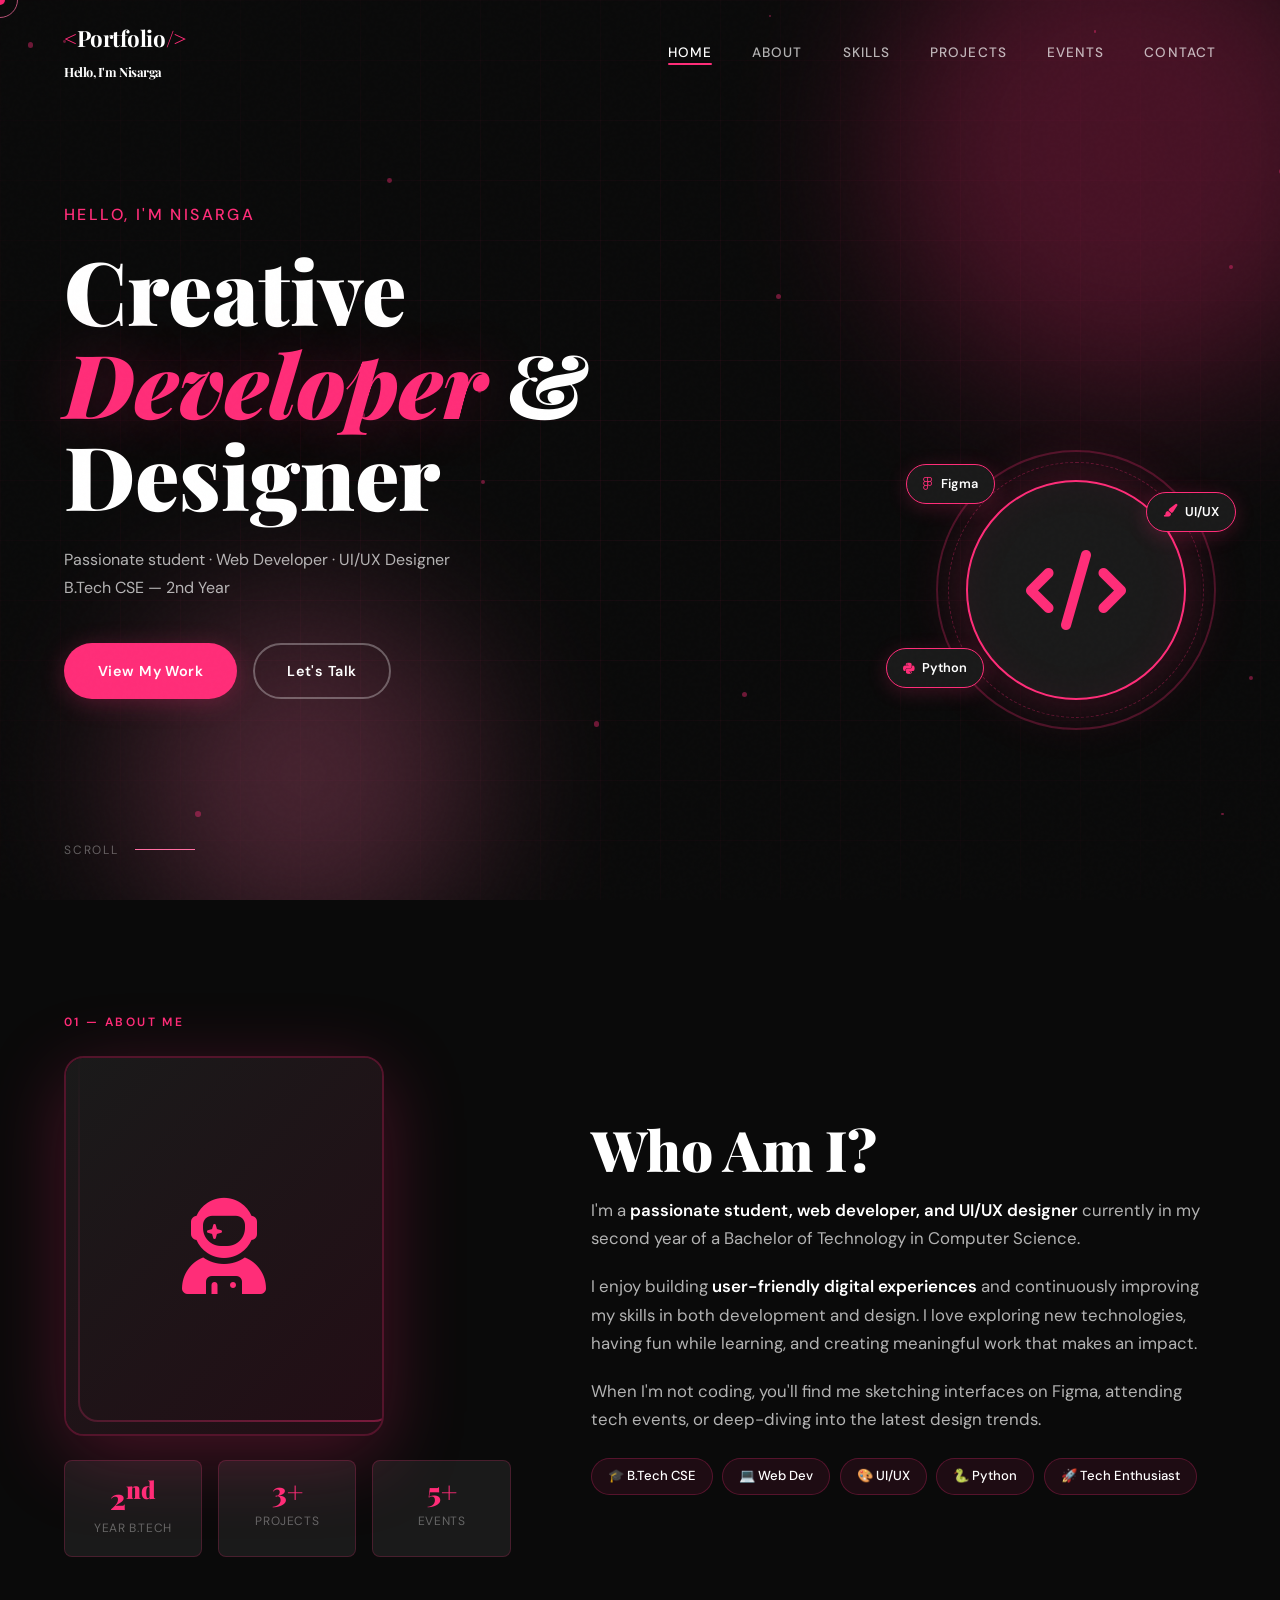
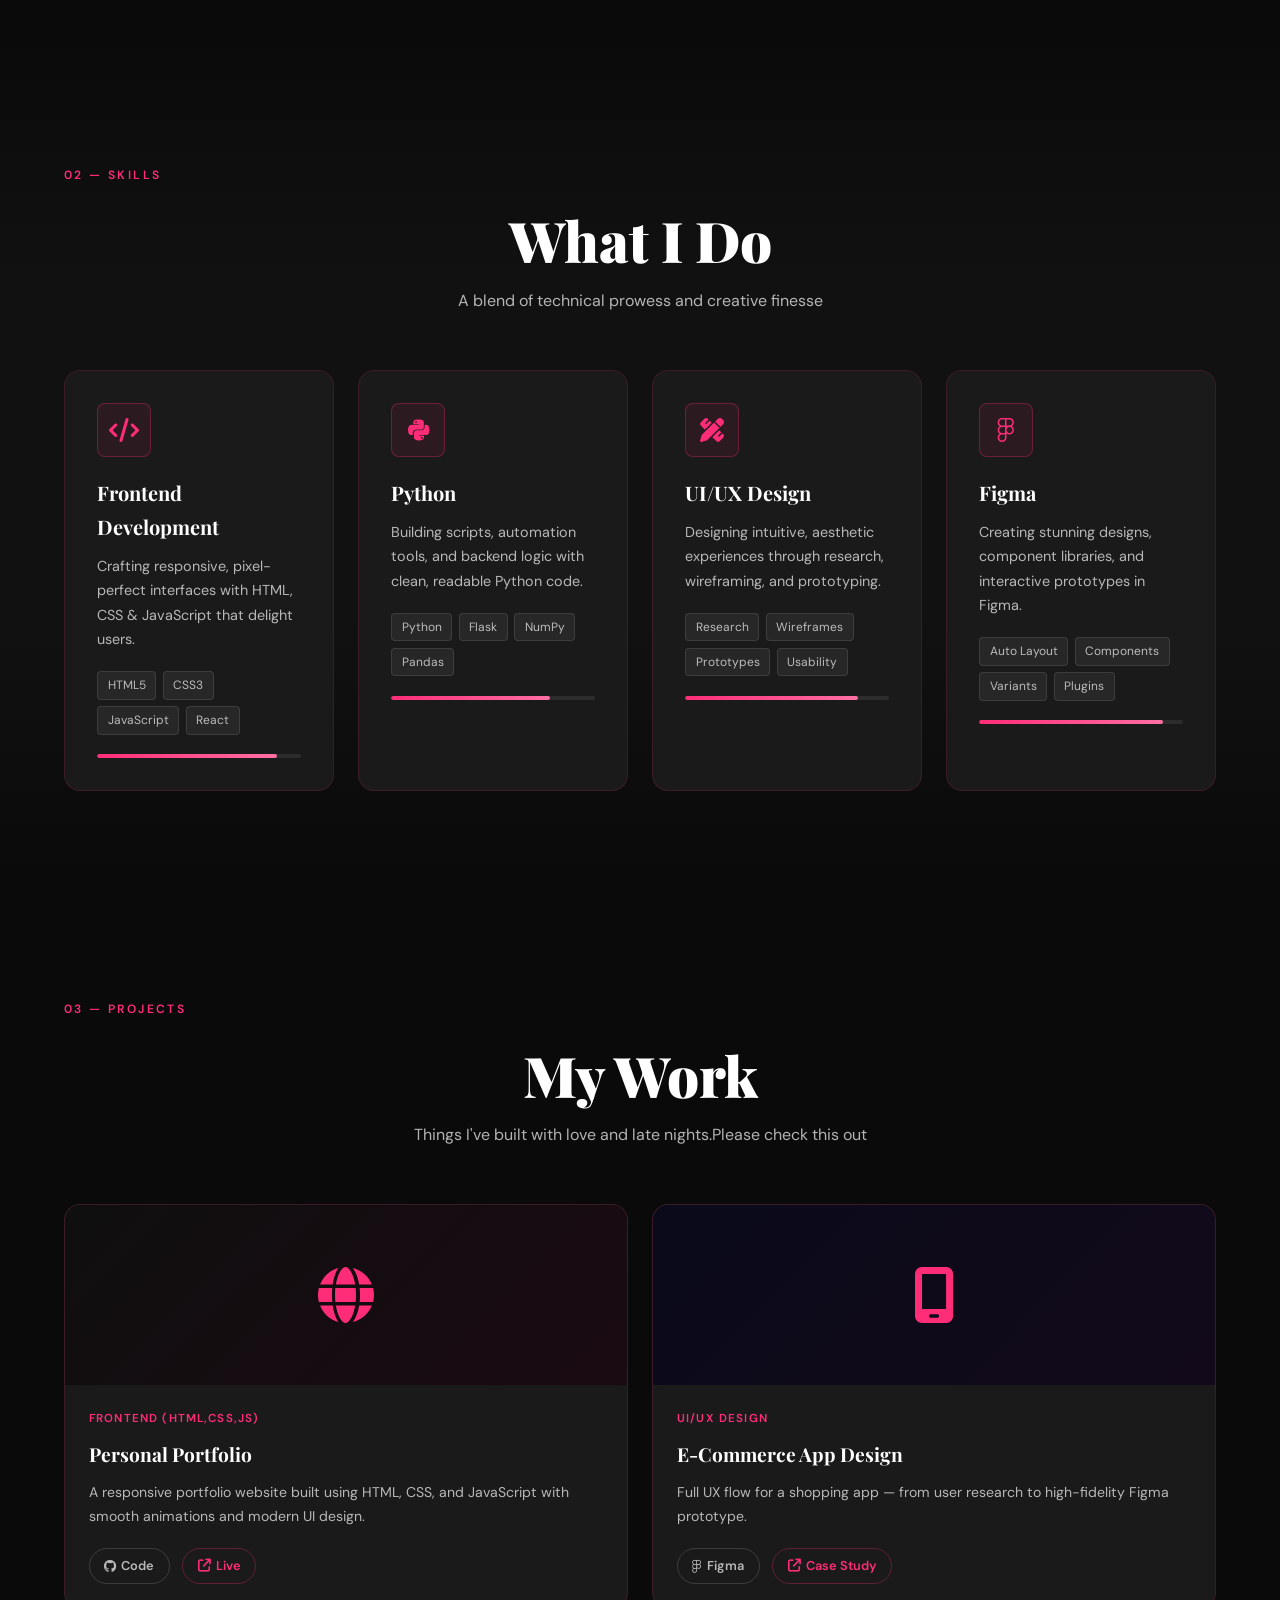
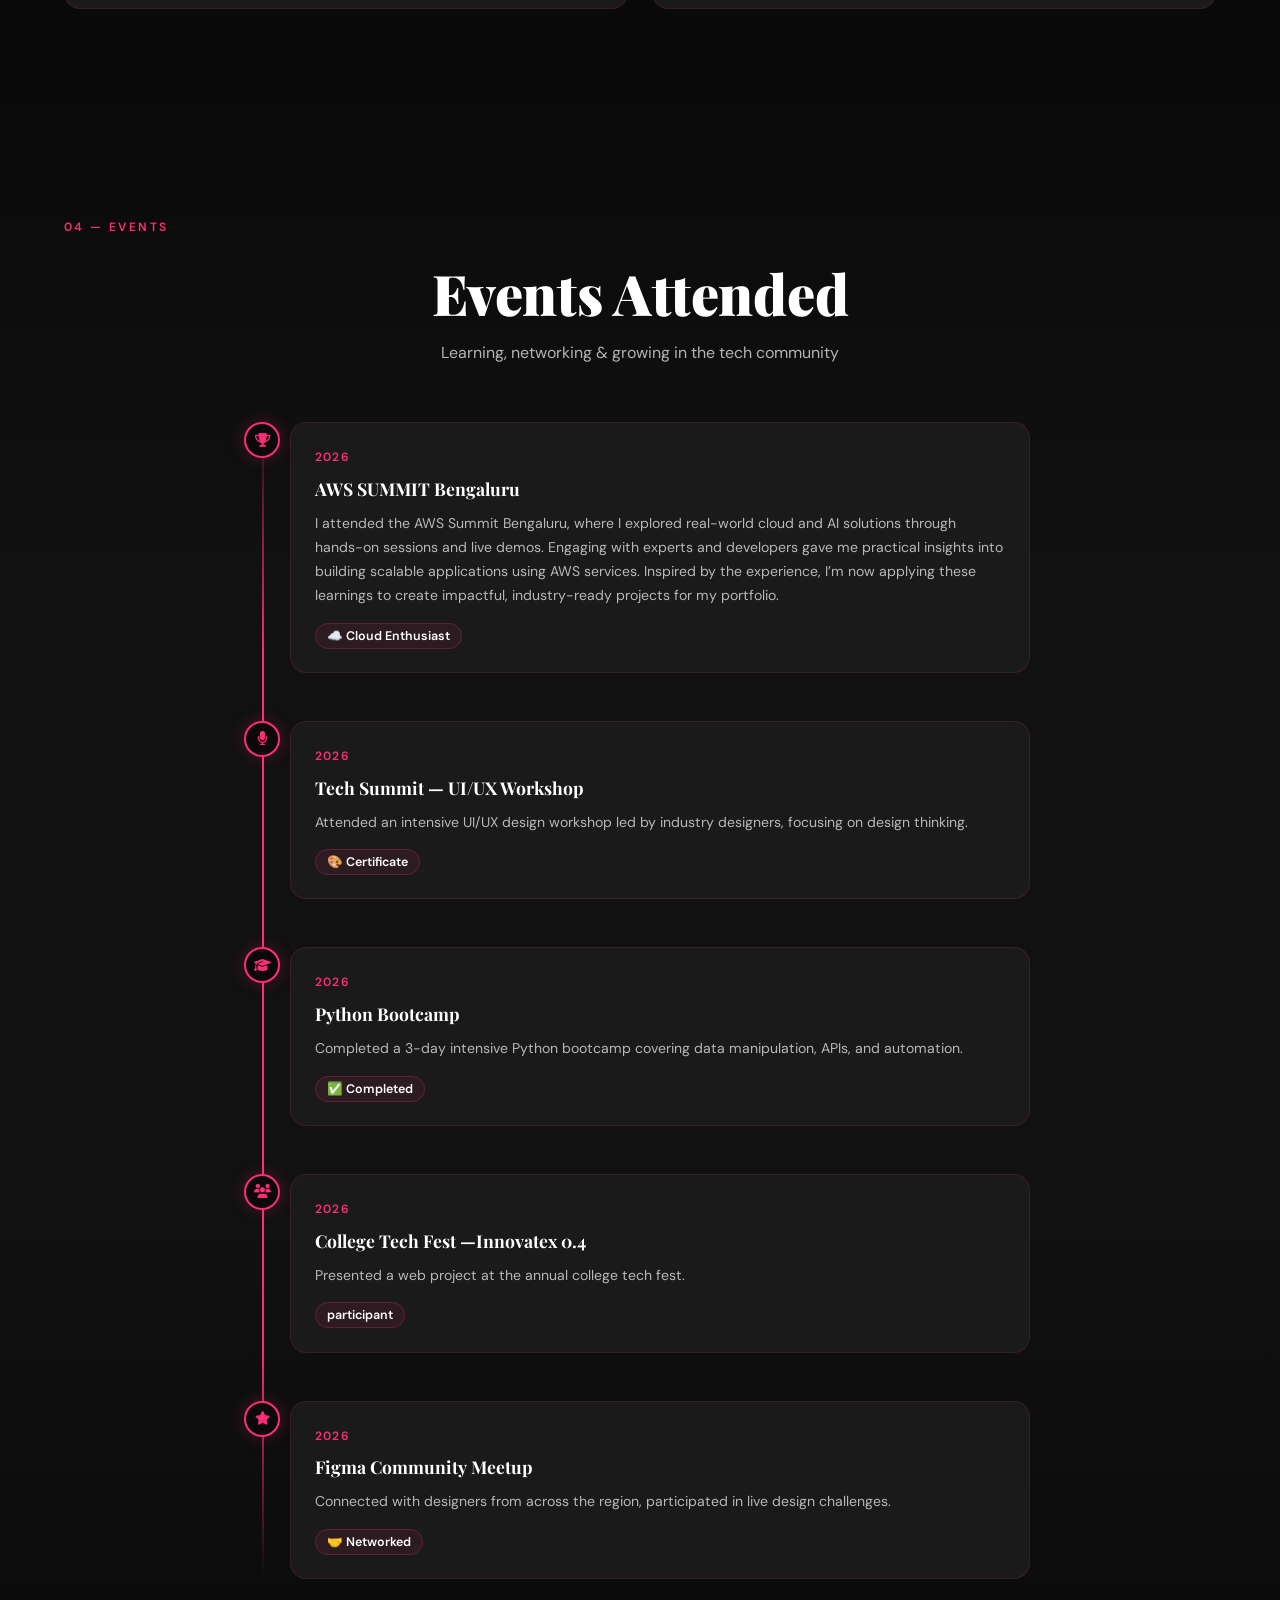
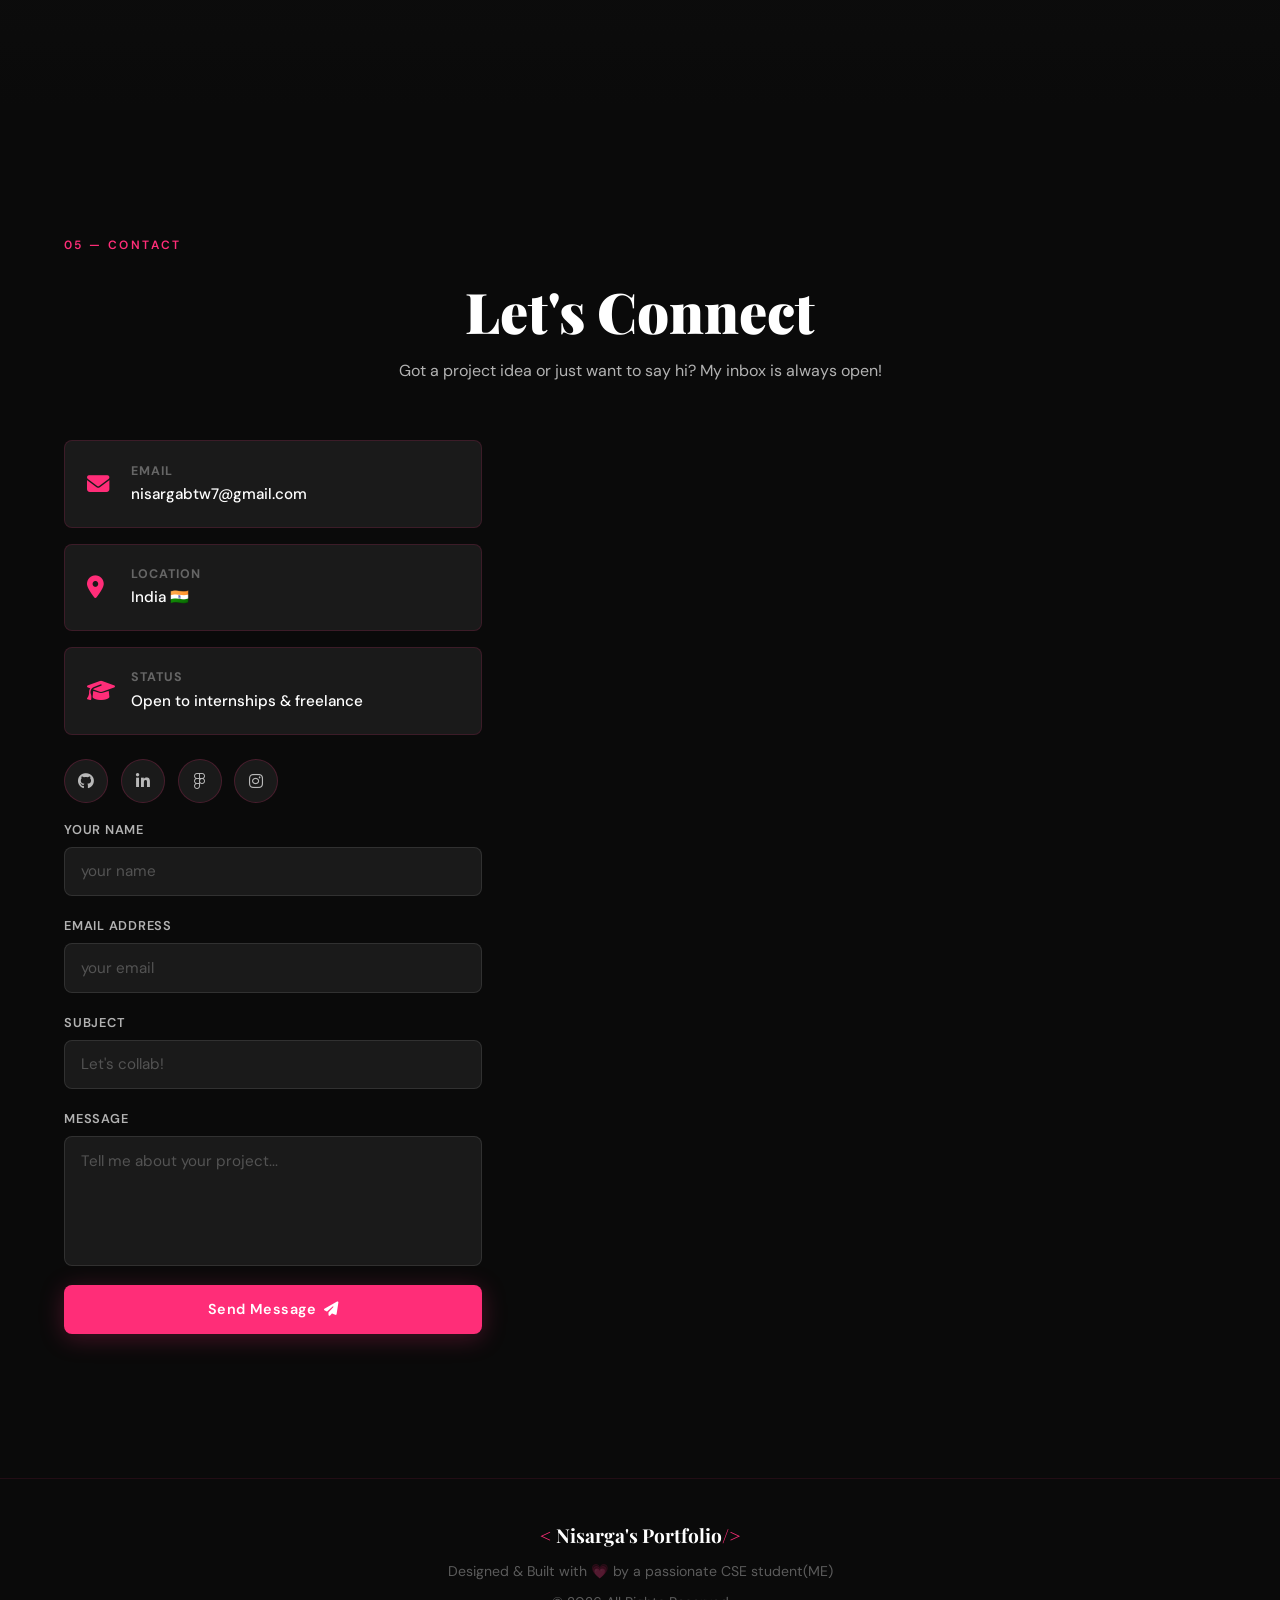
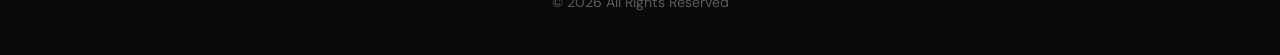
<file: index.html>
<!DOCTYPE html>
<html lang="en">
<head>
  <meta charset="UTF-8" />
  <meta name="viewport" content="width=device-width, initial-scale=1.0"/>
  <title>My Portfolio</title>
  <link rel="stylesheet" href="p.css" />
  <link href="https://fonts.googleapis.com/css2?family=Playfair+Display:ital,wght@0,400;0,700;0,900;1,400&family=DM+Sans:wght@300;400;500;600&display=swap" rel="stylesheet"/>
  <link rel="stylesheet" href="https://cdnjs.cloudflare.com/ajax/libs/font-awesome/6.5.0/css/all.min.css"/>
</head>
<body>

  <!-- Custom Cursor -->
  <div class="cursor" id="cursor"></div>
  <div class="cursor-follower" id="cursor-follower"></div>

  <!-- Noise Overlay -->
  <div class="noise-overlay"></div>

  <!-- ======= NAVBAR ======= -->
  <nav class="navbar" id="navbar">
    <div class="nav-logo">
      <span class="logo-symbol">&lt;</span>Portfolio<span class="logo-symbol">/&gt;</span>
      <div style="font-size: 0.8rem; margin-top: 4px;">Hello, I'm Nisarga</div>
    </div>
    <ul class="nav-links" id="nav-links">
      <li><a href="#home" class="nav-link active">Home</a></li>
      <li><a href="#about" class="nav-link">About</a></li>
      <li><a href="#skills" class="nav-link">Skills</a></li>
      <li><a href="#projects" class="nav-link">Projects</a></li>
      <li><a href="#events" class="nav-link">Events</a></li>
      <li><a href="#contact" class="nav-link">Contact</a></li>
    </ul>
    <button class="hamburger" id="hamburger" aria-label="Menu">
      <span></span><span></span><span></span>
    </button>
  </nav>

  <!-- ======= HERO / HOME ======= -->
  <section class="hero" id="home">
    <div class="hero-bg-grid"></div>
    <div class="hero-blobs">
      <div class="blob blob-1"></div>
      <div class="blob blob-2"></div>
    </div>
    <div class="hero-content">
      <p class="hero-greeting reveal-up">Hello, I'm Nisarga</p>
      <h1 class="hero-name reveal-up delay-1">
        Creative<br><span class="highlight-text">Developer</span> &amp;<br>Designer
      </h1>
      <p class="hero-sub reveal-up delay-2">
        Passionate student · Web Developer · UI/UX Designer<br>
        B.Tech CSE — 2nd Year
      </p>
      <div class="hero-cta reveal-up delay-3">
        <a href="#projects" class="btn btn-primary">View My Work</a>
        <a href="#contact" class="btn btn-outline">Let's Talk</a>
      </div>
    </div>
    <div class="hero-visual reveal-right delay-2">
      <div class="avatar-ring">
        <div class="avatar-inner">
          <i class="fa-solid fa-code"></i>
        </div>
      </div>
      <div class="floating-badge badge-1"><i class="fa-brands fa-figma"></i> Figma</div>
      <div class="floating-badge badge-2"><i class="fa-brands fa-python"></i> Python</div>
      <div class="floating-badge badge-3"><i class="fa-solid fa-paintbrush"></i> UI/UX</div>
    </div>
    <div class="scroll-hint">
      <span>Scroll</span>
      <div class="scroll-line"></div>
    </div>
  </section>

  <!-- ======= ABOUT ======= -->
  <section class="section about" id="about">
    <div class="section-label">01 — About Me</div>
    <div class="about-grid">
      <div class="about-image-wrap reveal-left">
        <div class="about-photo-frame">
          <div class="photo-placeholder">
            <i class="fa-solid fa-user-astronaut"></i>
          </div>
          <div class="frame-deco"></div>
        </div>
        <div class="about-stats">
          <div class="stat-card"><span class="stat-num">2<sup>nd</sup></span><span>Year B.Tech</span></div>
          <div class="stat-card"><span class="stat-num">3+</span><span>Projects</span></div>
          <div class="stat-card"><span class="stat-num">5+</span><span>Events</span></div>
        </div>
      </div>
      <div class="about-text reveal-right">
        <h2 class="section-title">Who Am I?</h2>
        <p>I'm a <strong>passionate student, web developer, and UI/UX designer</strong> currently in my second year of a Bachelor of Technology in Computer Science.</p>
        <p>I enjoy building <strong>user-friendly digital experiences</strong> and continuously improving my skills in both development and design. I love exploring new technologies, having fun while learning, and creating meaningful work that makes an impact.</p>
        <p>When I'm not coding, you'll find me sketching interfaces on Figma, attending tech events, or deep-diving into the latest design trends.</p>
        <div class="about-tags">
          <span class="tag">🎓 B.Tech CSE</span>
          <span class="tag">💻 Web Dev</span>
          <span class="tag">🎨 UI/UX</span>
          <span class="tag">🐍 Python</span>
          <span class="tag">🚀 Tech Enthusiast</span>
        </div>
      </div>
    </div>
  </section>

  <!-- ======= SKILLS ======= -->
  <section class="section skills" id="skills">
    <div class="section-label">02 — Skills</div>
    <h2 class="section-title centered reveal-up">What I Do</h2>
    <p class="section-sub centered reveal-up delay-1">A blend of technical prowess and creative finesse</p>
    <div class="skills-grid">

      <div class="skill-card reveal-up delay-1">
        <div class="skill-icon"><i class="fa-solid fa-code"></i></div>
        <h3>Frontend Development</h3>
        <p>Crafting responsive, pixel-perfect interfaces with HTML, CSS & JavaScript that delight users.</p>
        <div class="skill-stack">
          <span>HTML5</span><span>CSS3</span><span>JavaScript</span><span>React</span>
        </div>
        <div class="skill-bar"><div class="skill-fill" data-width="88%"></div></div>
      </div>

      <div class="skill-card reveal-up delay-2">
        <div class="skill-icon"><i class="fa-brands fa-python"></i></div>
        <h3>Python</h3>
        <p>Building scripts, automation tools, and backend logic with clean, readable Python code.</p>
        <div class="skill-stack">
          <span>Python</span><span>Flask</span><span>NumPy</span><span>Pandas</span>
        </div>
        <div class="skill-bar"><div class="skill-fill" data-width="78%"></div></div>
      </div>

      <div class="skill-card reveal-up delay-3">
        <div class="skill-icon"><i class="fa-solid fa-pen-ruler"></i></div>
        <h3>UI/UX Design</h3>
        <p>Designing intuitive, aesthetic experiences through research, wireframing, and prototyping.</p>
        <div class="skill-stack">
          <span>Research</span><span>Wireframes</span><span>Prototypes</span><span>Usability</span>
        </div>
        <div class="skill-bar"><div class="skill-fill" data-width="85%"></div></div>
      </div>

      <div class="skill-card reveal-up delay-1">
        <div class="skill-icon"><i class="fa-brands fa-figma"></i></div>
        <h3>Figma</h3>
        <p>Creating stunning designs, component libraries, and interactive prototypes in Figma.</p>
        <div class="skill-stack">
          <span>Auto Layout</span><span>Components</span><span>Variants</span><span>Plugins</span>
        </div>
        <div class="skill-bar"><div class="skill-fill" data-width="90%"></div></div>
      </div>

    </div>
  </section>

  <!-- ======= PROJECTS ======= -->
  <section class="section projects" id="projects">
    <div class="section-label">03 — Projects</div>
    <h2 class="section-title centered reveal-up">My Work</h2>
    <p class="section-sub centered reveal-up delay-1">Things I've built with love and late nights.Please check this out</p>
    <div class="projects-grid">

      <div class="project-card reveal-up delay-1" data-category="web">
        <div class="project-img">
          <div class="project-mock mock-1"><i class="fa-solid fa-globe"></i></div>
        </div>
        <div class="project-body">
          <span class="project-tag">Frontend (HTML,CSS,JS)</span>
          <h3>Personal Portfolio</h3>
          <p>A responsive portfolio website built using HTML, CSS, and JavaScript with smooth animations and modern UI design.</p>
          <div class="project-links">
            <a href="https://nsrg777.github.io/My-portfolio/" class="proj-link"><i class="fa-brands fa-github"></i>Code</a>
            <a href="https://nsrg777.github.io/My-portfolio/" class="proj-link primary"><i class="fa-solid fa-arrow-up-right-from-square"></i> Live</a>
          </div>
        </div>
      </div>

      <div class="project-card reveal-up delay-2" data-category="design">
        <div class="project-img">
          <div class="project-mock mock-2"><i class="fa-solid fa-mobile-screen"></i></div>
        </div>
        <div class="project-body">
          <span class="project-tag">UI/UX Design</span>
          <h3>E-Commerce App Design</h3>
          <p>Full UX flow for a shopping app — from user research to high-fidelity Figma prototype.</p>
          <div class="project-links">
            <a href="#" class="proj-link"><i class="fa-brands fa-figma"></i> Figma</a>
            <a href="#" class="proj-link primary"><i class="fa-solid fa-arrow-up-right-from-square"></i> Case Study</a>
          </div>
        </div>
      </div>

      

     

      
    </div>
  </section>

  <!-- ======= EVENTS ======= -->
  <section class="section events" id="events">
    <div class="section-label">04 — Events</div>
    <h2 class="section-title centered reveal-up">Events Attended</h2>
    <p class="section-sub centered reveal-up delay-1">Learning, networking & growing in the tech community</p>
    <div class="timeline">

      <div class="timeline-item reveal-left">
        <div class="tl-dot"><i class="fa-solid fa-trophy"></i></div>
        <div class="tl-card">
          <span class="tl-date">2026</span>
          <h3>AWS SUMMIT Bengaluru</h3>
          <p>I attended the AWS Summit Bengaluru, where I explored real-world cloud and AI solutions through hands-on sessions and live demos.
Engaging with experts and developers gave me practical insights into building scalable applications using AWS services.
Inspired by the experience, I’m now applying these learnings to create impactful, industry-ready projects for my portfolio.
</p>
            <span class="tl-badge">☁️ Cloud Enthusiast</span>
        </div>
      </div>

      <div class="timeline-item reveal-right">
        <div class="tl-dot"><i class="fa-solid fa-microphone"></i></div>
        <div class="tl-card">
          <span class="tl-date">2026</span>
          <h3>Tech Summit — UI/UX Workshop</h3>
          <p>Attended an intensive UI/UX design workshop led by industry designers, focusing on design thinking.</p>
          <span class="tl-badge">🎨 Certificate</span>
        </div>
      </div>

      <div class="timeline-item reveal-left">
        <div class="tl-dot"><i class="fa-solid fa-graduation-cap"></i></div>
        <div class="tl-card">
          <span class="tl-date">2026</span>
          <h3>Python Bootcamp</h3>
          <p>Completed a 3-day intensive Python bootcamp covering data manipulation, APIs, and automation.</p>
          <span class="tl-badge">✅ Completed</span>
        </div>
      </div>

      <div class="timeline-item reveal-right">
        <div class="tl-dot"><i class="fa-solid fa-users"></i></div>
        <div class="tl-card">
          <span class="tl-date">2026</span>
          <h3>College Tech Fest —Innovatex 0.4 </h3>
          <p>Presented a web project at the annual college tech fest.</p>
          <span class="tl-badge">participant</span>
        </div>
      </div>

      <div class="timeline-item reveal-left">
        <div class="tl-dot"><i class="fa-solid fa-star"></i></div>
        <div class="tl-card">
          <span class="tl-date">2026</span>
          <h3>Figma Community Meetup</h3>
          <p>Connected with designers from across the region, participated in live design challenges.</p>
          <span class="tl-badge">🤝 Networked</span>
        </div>
      </div>

    </div>
  </section>

  <!-- ======= CONTACT ======= -->
  <section class="section contact" id="contact">
    <div class="section-label">05 — Contact</div>
    <h2 class="section-title centered reveal-up">Let's Connect</h2>
    <p class="section-sub centered reveal-up delay-1">Got a project idea or just want to say hi? My inbox is always open!</p>

    <div class="contact-grid">
      <div class="contact-info reveal-left">
        <div class="contact-card">
          <i class="fa-solid fa-envelope"></i>
          <div>
            <h4>Email</h4>
            <p>nisargabtw7@gmail.com</p>
          </div>
        </div>
        <div class="contact-card">
          <i class="fa-solid fa-location-dot"></i>
          <div>
            <h4>Location</h4>
            <p>India 🇮🇳</p>
          </div>
        </div>
        <div class="contact-card">
          <i class="fa-solid fa-graduation-cap"></i>
          <div>
            <h4>Status</h4>
            <p>Open to internships & freelance</p>
          </div>
        </div>
        <div class="social-links">
          <a href="https://github.com/nsrg777" target="_blank" class="social-btn" aria-label="GitHub"><i class="fa-brands fa-github"></i></a>
          <a href="https://www.linkedin.com/in/nisarga777" target="_blank" class="social-btn" aria-label="LinkedIn"><i class="fa-brands fa-linkedin-in"></i></a>
          <a href="https://figma.com/@nsrg777" target="_blank" class="social-btn" aria-label="Figma"><i class="fa-brands fa-figma"></i></a>
          <a href="https://www.instagram.com/sheclickszz?igsh=MTZ1anIzeWl3aWlnOA==" target="_blank" class="social-btn" aria-label="Instagram">
    <i class="fa-brands fa-instagram"></i>
  </a>
      </div>

      <form class="contact-form reveal-right" id="contact-form">
        <div class="form-group">
          <label for="name">Your Name</label>
          <input type="text" id="name" placeholder="your name" required />
        </div>
        <div class="form-group">
          <label for="email">Email Address</label>
          <input type="email" id="email" placeholder="your email" required />
        </div>
        <div class="form-group">
          <label for="subject">Subject</label>
          <input type="text" id="subject" placeholder="Let's collab!" />
        </div>
        <div class="form-group">
          <label for="message">Message</label>
          <textarea id="message" rows="5" placeholder="Tell me about your project..." required></textarea>
        </div>
        <button type="submit" class="btn btn-primary full-width">
          <span>Send Message</span> <i class="fa-solid fa-paper-plane"></i>
        </button>
        <div class="form-success" id="form-success">
          <i class="fa-solid fa-circle-check"></i> Message sent! I'll get back to you soon.
        </div>
      </form>
    </div>
  </section>

  <!-- ======= FOOTER ======= -->
  <footer class="footer">
    <div class="footer-inner">
      <span class="footer-logo"><span>&lt;</span> Nisarga's Portfolio<span>/&gt;</span></span>
      <p>Designed & Built with 💗 by a passionate CSE student(ME)</p>
      <p class="footer-copy">© 2026 All Rights Reserved</p>
    </div>
  </footer>

  <script src="p.js"></script>
</body>
</html>
</file>
<file: p.css>
/* ============================
   ROOT & RESET
   ============================ */
@import url('https://fonts.googleapis.com/css2?family=Playfair+Display:ital,wght@0,400;0,700;0,900;1,400&family=DM+Sans:wght@300;400;500;600&display=swap');

:root {
  --black:       #0a0a0a;
  --black-2:     #111111;
  --black-3:     #1a1a1a;
  --black-4:     #222222;
  --pink:        #ff2d78;
  --pink-light:  #ff6fa3;
  --pink-pale:   #ff2d7815;
  --pink-glow:   #ff2d7840;
  --white:       #ffffff;
  --white-dim:   #ffffffb0;
  --white-muted: #ffffff55;
  --font-display: 'Playfair Display', Georgia, serif;
  --font-body:    'DM Sans', sans-serif;
  --radius:       16px;
  --radius-sm:    8px;
  --transition:   0.35s cubic-bezier(0.4, 0, 0.2, 1);
  --shadow:       0 8px 40px rgba(255, 45, 120, 0.15);
  --shadow-lg:    0 20px 80px rgba(255, 45, 120, 0.25);
}

*, *::before, *::after { margin: 0; padding: 0; box-sizing: border-box; }

html { scroll-behavior: smooth; font-size: 16px; }

body {
  background: var(--black);
  color: var(--white);
  font-family: var(--font-body);
  font-weight: 400;
  line-height: 1.7;
  cursor: none;
  overflow-x: hidden;
}

a { color: inherit; text-decoration: none; }
ul { list-style: none; }
img { max-width: 100%; display: block; }
input, textarea, button { font-family: inherit; }

::selection { background: var(--pink); color: #fff; }

/* ============================
   NOISE OVERLAY
   ============================ */
.noise-overlay {
  position: fixed; inset: 0; z-index: 9999;
  pointer-events: none;
  background-image: url("data:image/svg+xml,%3Csvg viewBox='0 0 256 256' xmlns='http://www.w3.org/2000/svg'%3E%3Cfilter id='noise'%3E%3CfeTurbulence type='fractalNoise' baseFrequency='0.9' numOctaves='4' stitchTiles='stitch'/%3E%3C/filter%3E%3Crect width='100%25' height='100%25' filter='url(%23noise)' opacity='0.03'/%3E%3C/svg%3E");
  opacity: 0.4;
}

/* ============================
   CUSTOM CURSOR
   ============================ */
.cursor {
  position: fixed; width: 10px; height: 10px;
  background: var(--pink); border-radius: 50%;
  pointer-events: none; z-index: 10000;
  transform: translate(-50%, -50%);
  transition: transform 0.1s, background 0.2s;
  mix-blend-mode: difference;
}
.cursor-follower {
  position: fixed; width: 36px; height: 36px;
  border: 1.5px solid var(--pink-light);
  border-radius: 50%; pointer-events: none; z-index: 9999;
  transform: translate(-50%, -50%);
  transition: all 0.18s ease-out;
  opacity: 0.7;
}
body:has(.btn:hover) .cursor,
body:has(a:hover) .cursor { transform: translate(-50%, -50%) scale(2.5); }
body:has(.btn:hover) .cursor-follower,
body:has(a:hover) .cursor-follower { transform: translate(-50%, -50%) scale(1.5); opacity: 0.3; }

/* ============================
   SCROLLBAR
   ============================ */
::-webkit-scrollbar { width: 4px; }
::-webkit-scrollbar-track { background: var(--black); }
::-webkit-scrollbar-thumb { background: var(--pink); border-radius: 4px; }

/* ============================
   NAVBAR
   ============================ */
.navbar {
  position: fixed; top: 0; left: 0; right: 0; z-index: 1000;
  display: flex; align-items: center; justify-content: space-between;
  padding: 1.2rem 5%;
  background: transparent;
  transition: background var(--transition), box-shadow var(--transition);
}
.navbar.scrolled {
  background: rgba(10,10,10,0.92);
  backdrop-filter: blur(20px);
  box-shadow: 0 1px 0 rgba(255,45,120,0.2);
}
.nav-logo {
  font-family: var(--font-display);
  font-size: 1.4rem; font-weight: 700;
  letter-spacing: -0.02em;
}
.logo-symbol { color: var(--pink); }

.nav-links { display: flex; gap: 2.5rem; }
.nav-link {
  font-size: 0.85rem; font-weight: 500;
  letter-spacing: 0.08em; text-transform: uppercase;
  color: var(--white-dim);
  transition: color var(--transition);
  position: relative;
}
.nav-link::after {
  content: ''; position: absolute; bottom: -4px; left: 0;
  width: 0; height: 2px; background: var(--pink);
  border-radius: 2px; transition: width var(--transition);
}
.nav-link:hover, .nav-link.active { color: var(--white); }
.nav-link:hover::after, .nav-link.active::after { width: 100%; }

.hamburger {
  display: none; flex-direction: column; gap: 5px;
  background: none; border: none; cursor: pointer; padding: 4px;
}
.hamburger span {
  display: block; width: 24px; height: 2px;
  background: var(--white); border-radius: 2px;
  transition: all var(--transition);
}
.hamburger.open span:nth-child(1) { transform: translateY(7px) rotate(45deg); }
.hamburger.open span:nth-child(2) { opacity: 0; transform: scaleX(0); }
.hamburger.open span:nth-child(3) { transform: translateY(-7px) rotate(-45deg); }

/* ============================
   BUTTONS
   ============================ */
.btn {
  display: inline-flex; align-items: center; gap: 0.5rem;
  padding: 0.85rem 2rem; border-radius: 50px;
  font-size: 0.9rem; font-weight: 600;
  letter-spacing: 0.03em; cursor: none;
  transition: all var(--transition);
  border: 2px solid transparent;
  position: relative; overflow: hidden;
}
.btn::before {
  content: ''; position: absolute; inset: 0;
  background: var(--white); opacity: 0;
  transition: opacity 0.2s;
}
.btn:hover::before { opacity: 0.08; }

.btn-primary {
  background: var(--pink);
  color: var(--white);
  box-shadow: 0 4px 24px var(--pink-glow);
}
.btn-primary:hover { box-shadow: 0 8px 40px var(--pink-glow); transform: translateY(-2px); }
.btn-outline {
  background: transparent;
  color: var(--white);
  border-color: rgba(255,255,255,0.3);
}
.btn-outline:hover { border-color: var(--pink); color: var(--pink); }
.btn.full-width { width: 100%; justify-content: center; border-radius: var(--radius-sm); }

/* ============================
   SECTIONS COMMON
   ============================ */
.section {
  padding: 8rem 5% 5rem;
  position: relative;
  max-width: 1280px;
  margin: 0 auto;
}
.section-label {
  font-size: 0.75rem; font-weight: 600;
  letter-spacing: 0.2em; text-transform: uppercase;
  color: var(--pink); margin-bottom: 1.5rem;
}
.section-title {
  font-family: var(--font-display);
  font-size: clamp(2.2rem, 5vw, 3.5rem);
  font-weight: 900; line-height: 1.1;
  margin-bottom: 1rem;
}
.section-title.centered { text-align: center; }
.section-sub {
  font-size: 1rem; color: var(--white-dim); max-width: 520px;
  margin-bottom: 3.5rem;
}
.section-sub.centered { text-align: center; margin: 0 auto 3.5rem; }

/* ============================
   HERO
   ============================ */
.hero {
  min-height: 100vh; display: flex; align-items: center;
  padding: 0 5%; position: relative; overflow: hidden;
  max-width: 100%;
}

.hero-bg-grid {
  position: absolute; inset: 0;
  background-image:
    linear-gradient(rgba(255,45,120,0.06) 1px, transparent 1px),
    linear-gradient(90deg, rgba(255,45,120,0.06) 1px, transparent 1px);
  background-size: 60px 60px;
  mask-image: radial-gradient(ellipse 80% 80% at 50% 50%, black, transparent);
}

.hero-blobs { position: absolute; inset: 0; pointer-events: none; }
.blob {
  position: absolute; border-radius: 50%;
  filter: blur(80px); opacity: 0.25; animation: floatBlob 8s ease-in-out infinite;
}
.blob-1 {
  width: 500px; height: 500px;
  background: var(--pink);
  top: -100px; right: -100px;
}
.blob-2 {
  width: 350px; height: 350px;
  background: #ff6fa3;
  bottom: -50px; left: 10%;
  animation-delay: -4s;
}
@keyframes floatBlob {
  0%, 100% { transform: translate(0, 0) scale(1); }
  50% { transform: translate(30px, -40px) scale(1.08); }
}

.hero-content { max-width: 600px; z-index: 1; }
.hero-greeting {
  font-size: 1rem; font-weight: 500;
  letter-spacing: 0.15em; text-transform: uppercase;
  color: var(--pink); margin-bottom: 1rem;
}
.hero-name {
  font-family: var(--font-display);
  font-size: clamp(3rem, 7vw, 5.5rem);
  font-weight: 900; line-height: 1.05;
  margin-bottom: 1.5rem;
}
.highlight-text {
  color: var(--pink);
  font-style: italic;
  text-shadow: 0 0 60px var(--pink-glow);
}
.hero-sub {
  font-size: 1rem; color: var(--white-dim);
  line-height: 1.8; margin-bottom: 2.5rem;
}
.hero-cta { display: flex; gap: 1rem; flex-wrap: wrap; }

.hero-visual {
  position: absolute; right: 5%; top: 50%;
  transform: translateY(-50%);
  display: flex; align-items: center; justify-content: center;
}
.avatar-ring {
  width: 280px; height: 280px; border-radius: 50%;
  border: 2px solid var(--pink-glow);
  display: flex; align-items: center; justify-content: center;
  position: relative;
  animation: spinRing 20s linear infinite;
}
.avatar-ring::before {
  content: ''; position: absolute; inset: 10px;
  border-radius: 50%; border: 1px dashed rgba(255,45,120,0.3);
}
@keyframes spinRing {
  from { transform: rotate(0deg); }
  to { transform: rotate(360deg); }
}
.avatar-inner {
  width: 220px; height: 220px; border-radius: 50%;
  background: var(--black-3);
  border: 2px solid var(--pink);
  display: flex; align-items: center; justify-content: center;
  font-size: 5rem; color: var(--pink);
  animation: spinRing 20s linear infinite reverse;
  box-shadow: 0 0 60px var(--pink-glow), inset 0 0 40px rgba(255,45,120,0.05);
}

.floating-badge {
  position: absolute; background: var(--black-3);
  border: 1px solid var(--pink); color: var(--white);
  padding: 0.5rem 1rem; border-radius: 50px;
  font-size: 0.8rem; font-weight: 600;
  display: flex; align-items: center; gap: 0.5rem;
  box-shadow: 0 4px 20px rgba(255,45,120,0.2);
  white-space: nowrap;
}
.floating-badge i { color: var(--pink); }
.badge-1 { top: 5%; left: -30px; animation: floatBadge 3s ease-in-out infinite; }
.badge-2 { bottom: 15%; left: -50px; animation: floatBadge 3.5s ease-in-out infinite 0.5s; }
.badge-3 { top: 15%; right: -20px; animation: floatBadge 4s ease-in-out infinite 1s; }
@keyframes floatBadge {
  0%, 100% { transform: translateY(0); }
  50% { transform: translateY(-10px); }
}

.scroll-hint {
  position: absolute; bottom: 2.5rem; left: 5%;
  display: flex; align-items: center; gap: 1rem;
  font-size: 0.75rem; letter-spacing: 0.15em;
  text-transform: uppercase; color: var(--white-muted);
}
.scroll-line {
  width: 60px; height: 1px; background: var(--pink-light);
  animation: scrollPulse 2s ease-in-out infinite;
}
@keyframes scrollPulse {
  0%, 100% { transform: scaleX(1); opacity: 1; }
  50% { transform: scaleX(0.5); opacity: 0.5; }
}

/* ============================
   ABOUT
   ============================ */
.about { padding-top: 7rem; }

.about-grid {
  display: grid; grid-template-columns: 1fr 1.4fr;
  gap: 5rem; align-items: center;
}

.about-image-wrap { position: relative; }

.about-photo-frame {
  width: 320px; height: 380px; border-radius: 20px;
  position: relative; overflow: hidden;
  border: 2px solid rgba(255,45,120,0.3);
  box-shadow: var(--shadow-lg);
}
.photo-placeholder {
  width: 100%; height: 100%;
  background: var(--black-3);
  display: flex; align-items: center; justify-content: center;
  font-size: 6rem; color: var(--pink);
  background: linear-gradient(135deg, var(--black-3) 0%, rgba(255,45,120,0.1) 100%);
}
.frame-deco {
  position: absolute; top: -12px; right: -12px;
  width: 100%; height: 100%;
  border: 2px solid var(--pink);
  border-radius: 20px; z-index: -1;
  opacity: 0.4;
}

.about-stats {
  display: flex; gap: 1rem; margin-top: 1.5rem;
}
.stat-card {
  flex: 1; background: var(--black-3);
  border: 1px solid rgba(255,45,120,0.2);
  border-radius: var(--radius-sm);
  padding: 1rem; text-align: center;
  transition: border-color var(--transition), box-shadow var(--transition);
}
.stat-card:hover {
  border-color: var(--pink);
  box-shadow: 0 4px 20px var(--pink-pale);
}
.stat-num {
  display: block;
  font-family: var(--font-display);
  font-size: 1.8rem; font-weight: 900; color: var(--pink);
  line-height: 1;
}
.stat-card span:last-child {
  font-size: 0.75rem; color: var(--white-muted);
  text-transform: uppercase; letter-spacing: 0.05em;
}

.about-text p {
  color: var(--white-dim); margin-bottom: 1.2rem;
  font-size: 1.05rem;
}
.about-text strong { color: var(--white); font-weight: 600; }

.about-tags { display: flex; flex-wrap: wrap; gap: 0.6rem; margin-top: 1.5rem; }
.tag {
  background: var(--pink-pale);
  border: 1px solid rgba(255,45,120,0.25);
  color: var(--white); padding: 0.4rem 1rem;
  border-radius: 50px; font-size: 0.82rem; font-weight: 500;
  transition: background var(--transition), border-color var(--transition);
}
.tag:hover { background: rgba(255,45,120,0.25); border-color: var(--pink); }

/* ============================
   SKILLS
   ============================ */
.skills { background: linear-gradient(180deg, transparent 0%, var(--black-2) 30%, var(--black-2) 70%, transparent 100%); }

.skills-grid {
  display: grid;
  grid-template-columns: repeat(auto-fit, minmax(260px, 1fr));
  gap: 1.5rem;
}

.skill-card {
  background: var(--black-3);
  border: 1px solid rgba(255,45,120,0.15);
  border-radius: var(--radius); padding: 2rem;
  transition: all var(--transition);
  position: relative; overflow: hidden;
}
.skill-card::before {
  content: ''; position: absolute; top: 0; left: 0; right: 0;
  height: 3px; background: var(--pink);
  transform: scaleX(0); transform-origin: left;
  transition: transform var(--transition);
}
.skill-card:hover {
  border-color: rgba(255,45,120,0.4);
  box-shadow: var(--shadow);
  transform: translateY(-6px);
}
.skill-card:hover::before { transform: scaleX(1); }

.skill-icon {
  width: 54px; height: 54px; border-radius: var(--radius-sm);
  background: var(--pink-pale);
  border: 1px solid rgba(255,45,120,0.3);
  display: flex; align-items: center; justify-content: center;
  font-size: 1.5rem; color: var(--pink);
  margin-bottom: 1.2rem;
}
.skill-card h3 {
  font-family: var(--font-display);
  font-size: 1.25rem; font-weight: 700; margin-bottom: 0.6rem;
}
.skill-card p { font-size: 0.9rem; color: var(--white-dim); margin-bottom: 1.2rem; }

.skill-stack { display: flex; flex-wrap: wrap; gap: 0.4rem; margin-bottom: 1.2rem; }
.skill-stack span {
  background: rgba(255,255,255,0.06); border: 1px solid rgba(255,255,255,0.1);
  color: var(--white-dim); padding: 0.2rem 0.6rem;
  border-radius: 4px; font-size: 0.75rem;
}
.skill-bar {
  height: 4px; background: rgba(255,255,255,0.08);
  border-radius: 4px; overflow: hidden;
}
.skill-fill {
  height: 100%; background: linear-gradient(90deg, var(--pink), var(--pink-light));
  border-radius: 4px; width: 0;
  transition: width 1.2s cubic-bezier(0.4, 0, 0.2, 1);
}

/* ============================
   PROJECTS
   ============================ */
.projects-grid {
  display: grid;
  grid-template-columns: repeat(auto-fit, minmax(280px, 1fr));
  gap: 1.5rem;
}

.project-card {
  background: var(--black-3);
  border: 1px solid rgba(255,45,120,0.15);
  border-radius: var(--radius); overflow: hidden;
  transition: all var(--transition);
}
.project-card:hover {
  border-color: var(--pink);
  box-shadow: var(--shadow);
  transform: translateY(-8px);
}
.project-img { height: 180px; position: relative; overflow: hidden; }
.project-mock {
  width: 100%; height: 100%;
  display: flex; align-items: center; justify-content: center;
  font-size: 3.5rem; color: var(--pink);
  transition: transform var(--transition);
}
.project-card:hover .project-mock { transform: scale(1.1); }
.mock-1 { background: linear-gradient(135deg, #0f0f0f, #1a0a12); }
.mock-2 { background: linear-gradient(135deg, #0a0a1a, #120a1a); }
.mock-3 { background: linear-gradient(135deg, #0a120a, #0a0f1a); }
.mock-4 { background: linear-gradient(135deg, #1a0a0a, #0f0812); }

.project-body { padding: 1.5rem; }
.project-tag {
  font-size: 0.72rem; font-weight: 600;
  letter-spacing: 0.1em; text-transform: uppercase;
  color: var(--pink); margin-bottom: 0.6rem; display: block;
}
.project-body h3 {
  font-family: var(--font-display);
  font-size: 1.2rem; font-weight: 700; margin-bottom: 0.6rem;
}
.project-body p { font-size: 0.88rem; color: var(--white-dim); margin-bottom: 1.2rem; }

.project-links { display: flex; gap: 0.8rem; }
.proj-link {
  font-size: 0.8rem; font-weight: 600;
  display: inline-flex; align-items: center; gap: 0.3rem;
  color: var(--white-dim); padding: 0.4rem 0.9rem;
  border: 1px solid rgba(255,255,255,0.15); border-radius: 50px;
  transition: all var(--transition);
}
.proj-link:hover { color: var(--white); border-color: rgba(255,255,255,0.4); }
.proj-link.primary {
  color: var(--pink); border-color: rgba(255,45,120,0.3);
}
.proj-link.primary:hover { background: var(--pink-pale); border-color: var(--pink); }

/* ============================
   EVENTS / TIMELINE
   ============================ */
.events { background: linear-gradient(180deg, transparent, var(--black-2) 30%, var(--black-2) 70%, transparent); }

.timeline {
  max-width: 780px; margin: 0 auto;
  position: relative; padding-left: 40px;
}
.timeline::before {
  content: ''; position: absolute; left: 12px; top: 0; bottom: 0;
  width: 2px;
  background: linear-gradient(180deg, transparent, var(--pink) 20%, var(--pink) 80%, transparent);
}

.timeline-item {
  position: relative; margin-bottom: 3rem;
}
.tl-dot {
  position: absolute; left: -46px; top: 0;
  width: 36px; height: 36px; border-radius: 50%;
  background: var(--black);
  border: 2px solid var(--pink);
  display: flex; align-items: center; justify-content: center;
  font-size: 0.85rem; color: var(--pink);
  box-shadow: 0 0 16px var(--pink-glow);
}
.tl-card {
  background: var(--black-3);
  border: 1px solid rgba(255,45,120,0.15);
  border-radius: var(--radius); padding: 1.5rem;
  transition: all var(--transition);
}
.tl-card:hover {
  border-color: var(--pink);
  box-shadow: var(--shadow);
  transform: translateX(6px);
}
.tl-date {
  font-size: 0.75rem; font-weight: 600;
  letter-spacing: 0.1em; text-transform: uppercase;
  color: var(--pink); display: block; margin-bottom: 0.4rem;
}
.tl-card h3 {
  font-family: var(--font-display);
  font-size: 1.1rem; font-weight: 700; margin-bottom: 0.5rem;
}
.tl-card p { font-size: 0.88rem; color: var(--white-dim); margin-bottom: 0.8rem; }
.tl-badge {
  font-size: 0.78rem; font-weight: 600;
  background: var(--pink-pale);
  border: 1px solid rgba(255,45,120,0.25);
  padding: 0.25rem 0.7rem; border-radius: 50px;
}

/* ============================
   CONTACT
   ============================ */
.contact-grid {
  display: grid; grid-template-columns: 1fr 1.6fr;
  gap: 4rem; align-items: start;
}
.contact-info { display: flex; flex-direction: column; gap: 1rem; }
.contact-card {
  display: flex; align-items: center; gap: 1rem;
  background: var(--black-3);
  border: 1px solid rgba(255,45,120,0.15);
  border-radius: var(--radius-sm); padding: 1.2rem 1.4rem;
  transition: all var(--transition);
}
.contact-card:hover { border-color: var(--pink); box-shadow: 0 4px 16px var(--pink-pale); }
.contact-card i { font-size: 1.4rem; color: var(--pink); min-width: 28px; }
.contact-card h4 { font-size: 0.78rem; text-transform: uppercase; letter-spacing: 0.08em; color: var(--white-muted); }
.contact-card p { font-size: 0.95rem; font-weight: 500; }

.social-links { display: flex; gap: 0.8rem; margin-top: 0.5rem; }
.social-btn {
  width: 44px; height: 44px; border-radius: 50%;
  background: var(--black-3);
  border: 1px solid rgba(255,45,120,0.2);
  display: flex; align-items: center; justify-content: center;
  font-size: 1rem; color: var(--white-dim);
  transition: all var(--transition);
}
.social-btn:hover {
  background: var(--pink); color: var(--white);
  border-color: var(--pink);
  box-shadow: 0 4px 16px var(--pink-glow);
  transform: translateY(-4px);
}

/* FORM */
.contact-form { display: flex; flex-direction: column; gap: 1.2rem; }
.form-group { display: flex; flex-direction: column; gap: 0.4rem; }
.form-group label {
  font-size: 0.8rem; font-weight: 600;
  letter-spacing: 0.06em; text-transform: uppercase;
  color: var(--white-dim);
}
.form-group input, .form-group textarea {
  background: var(--black-3);
  border: 1px solid rgba(255,255,255,0.1);
  color: var(--white); border-radius: var(--radius-sm);
  padding: 0.85rem 1rem; font-size: 0.95rem;
  transition: all var(--transition);
  resize: none;
}
.form-group input:focus, .form-group textarea:focus {
  outline: none;
  border-color: var(--pink);
  box-shadow: 0 0 0 3px var(--pink-pale);
}
.form-group input::placeholder, .form-group textarea::placeholder {
  color: rgba(255,255,255,0.25);
}
.form-success {
  display: none; align-items: center; gap: 0.6rem;
  background: rgba(0, 200, 100, 0.1);
  border: 1px solid rgba(0, 200, 100, 0.3);
  color: #4ddb8a; padding: 0.8rem 1rem;
  border-radius: var(--radius-sm); font-size: 0.9rem;
}
.form-success.visible { display: flex; }

/* ============================
   FOOTER
   ============================ */
.footer {
  border-top: 1px solid rgba(255,45,120,0.1);
  padding: 2.5rem 5%;
  margin-top: 4rem;
}
.footer-inner {
  max-width: 1280px; margin: 0 auto;
  display: flex; flex-direction: column;
  align-items: center; gap: 0.5rem;
  text-align: center;
}
.footer-logo {
  font-family: var(--font-display);
  font-size: 1.2rem; font-weight: 700;
}
.footer-logo span { color: var(--pink); }
.footer p { font-size: 0.88rem; color: var(--white-muted); }
.footer-copy { font-size: 0.78rem; color: rgba(255,255,255,0.25); }

/* ============================
   SCROLL ANIMATIONS
   ============================ */
.reveal-up, .reveal-left, .reveal-right {
  opacity: 0; transition: opacity 0.7s ease, transform 0.7s ease;
}
.reveal-up { transform: translateY(40px); }
.reveal-left { transform: translateX(-40px); }
.reveal-right { transform: translateX(40px); }

.reveal-up.visible,
.reveal-left.visible,
.reveal-right.visible {
  opacity: 1; transform: translate(0);
}

.delay-1 { transition-delay: 0.1s; }
.delay-2 { transition-delay: 0.2s; }
.delay-3 { transition-delay: 0.3s; }

/* ============================
   RESPONSIVE
   ============================ */
@media (max-width: 1024px) {
  .hero-visual { display: none; }
  .about-grid { grid-template-columns: 1fr; gap: 3rem; }
  .about-photo-frame { width: 260px; height: 320px; }
  .contact-grid { grid-template-columns: 1fr; gap: 2.5rem; }
}

@media (max-width: 768px) {
  .navbar { padding: 1rem 5%; }
  .nav-links {
    position: fixed; top: 0; right: -100%;
    height: 100vh; width: 70%; max-width: 280px;
    background: var(--black-2);
    flex-direction: column; justify-content: center;
    align-items: center; gap: 2.5rem;
    transition: right var(--transition);
    border-left: 1px solid rgba(255,45,120,0.2);
  }
  .nav-links.open { right: 0; }
  .nav-link { font-size: 1rem; }
  .hamburger { display: flex; z-index: 1001; }

  .hero-content { max-width: 100%; }
  .hero-name { font-size: clamp(2.5rem, 10vw, 4rem); }
  .section { padding: 5rem 5% 3rem; }
  .skills-grid { grid-template-columns: 1fr; }
  .projects-grid { grid-template-columns: 1fr; }
  .about-stats { flex-direction: row; }

  .cursor, .cursor-follower { display: none; }
  body { cursor: auto; }
}

@media (max-width: 480px) {
  .hero-cta { flex-direction: column; }
  .btn { width: 100%; justify-content: center; }
  .about-stats { flex-direction: column; }
}
</file>
